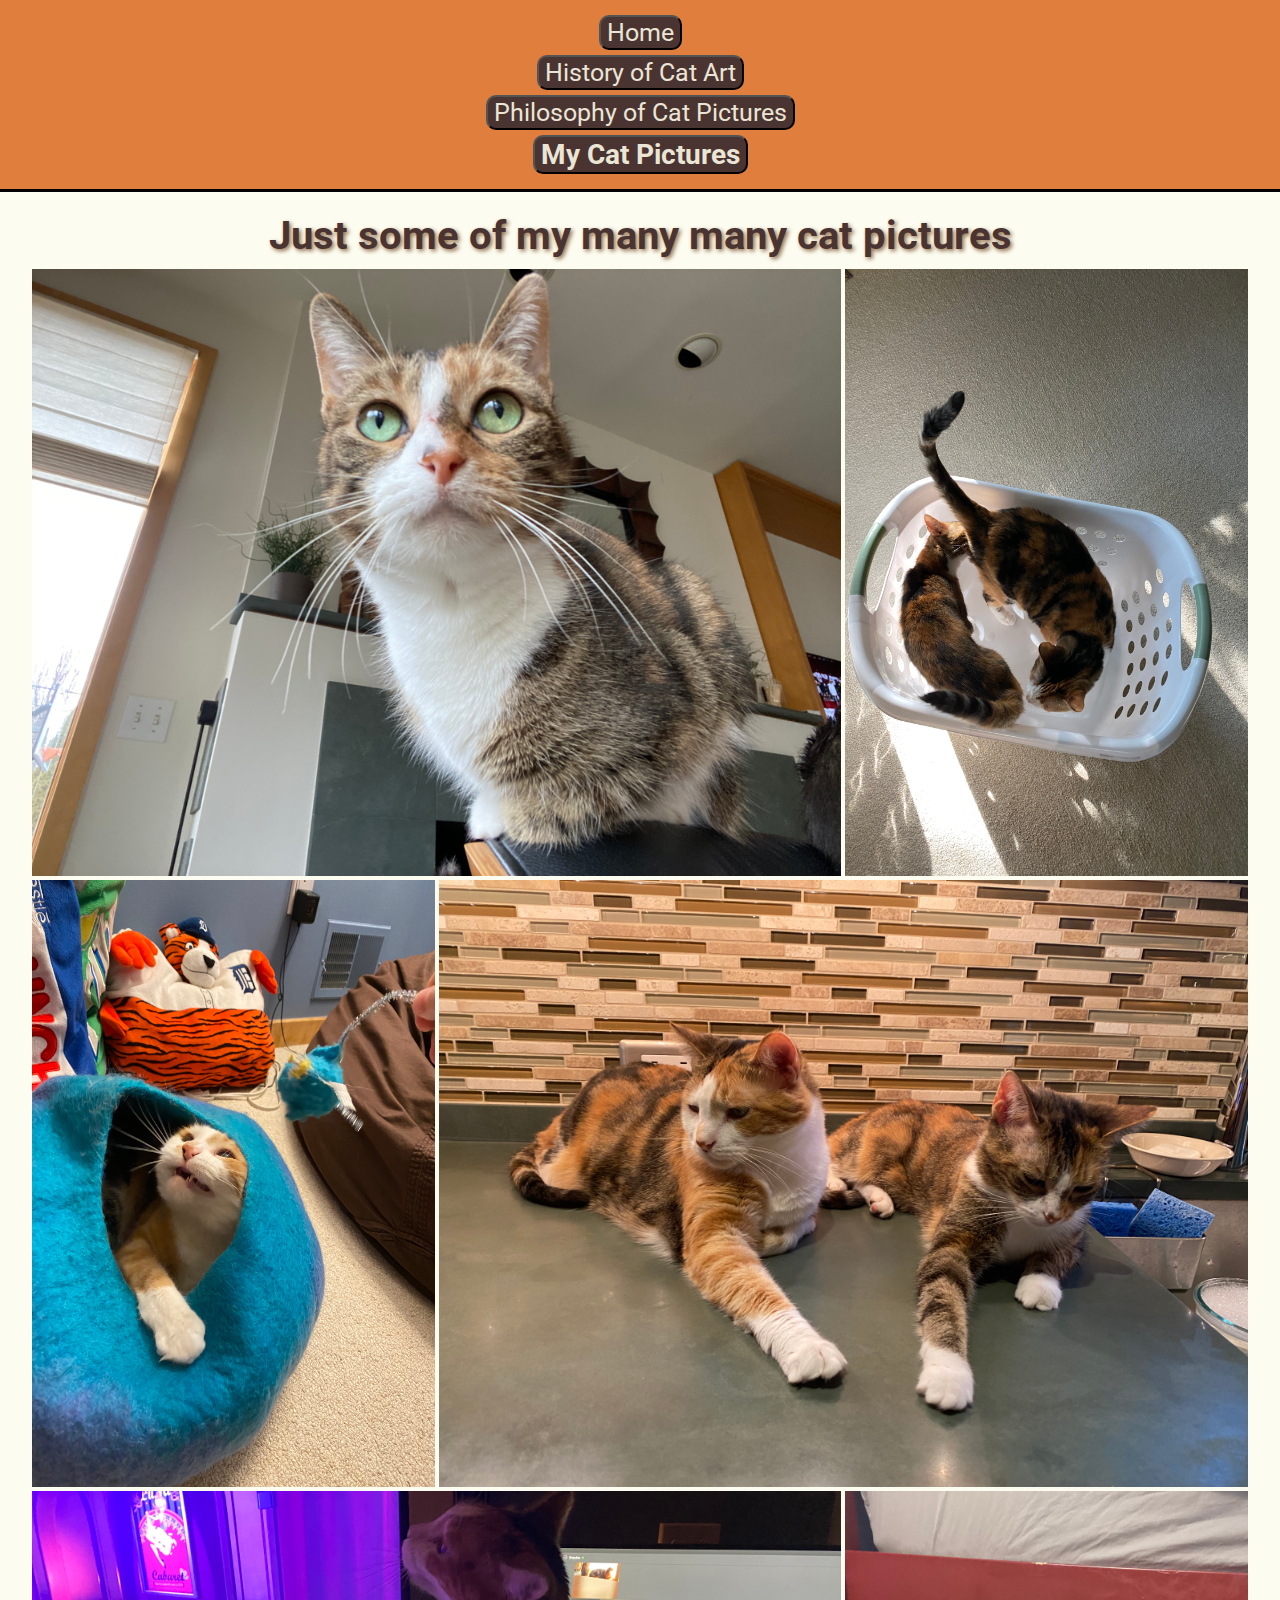
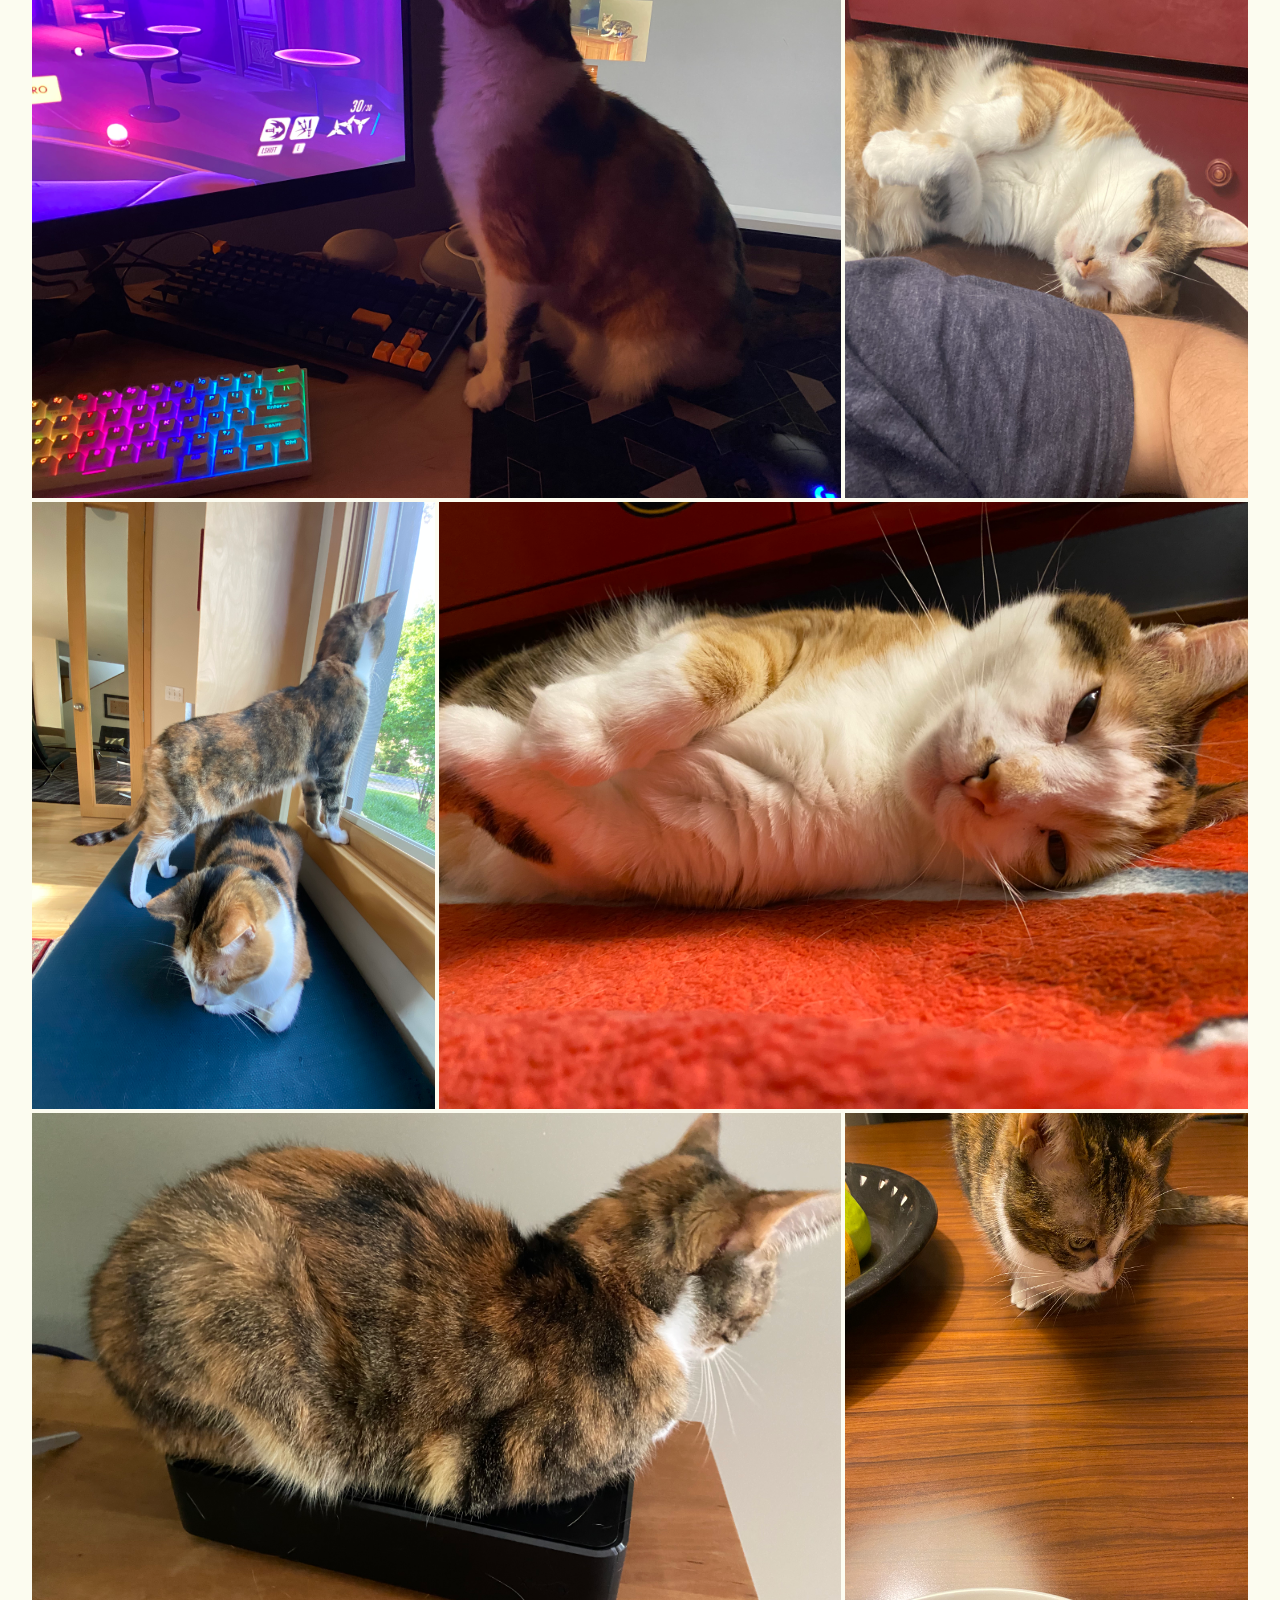
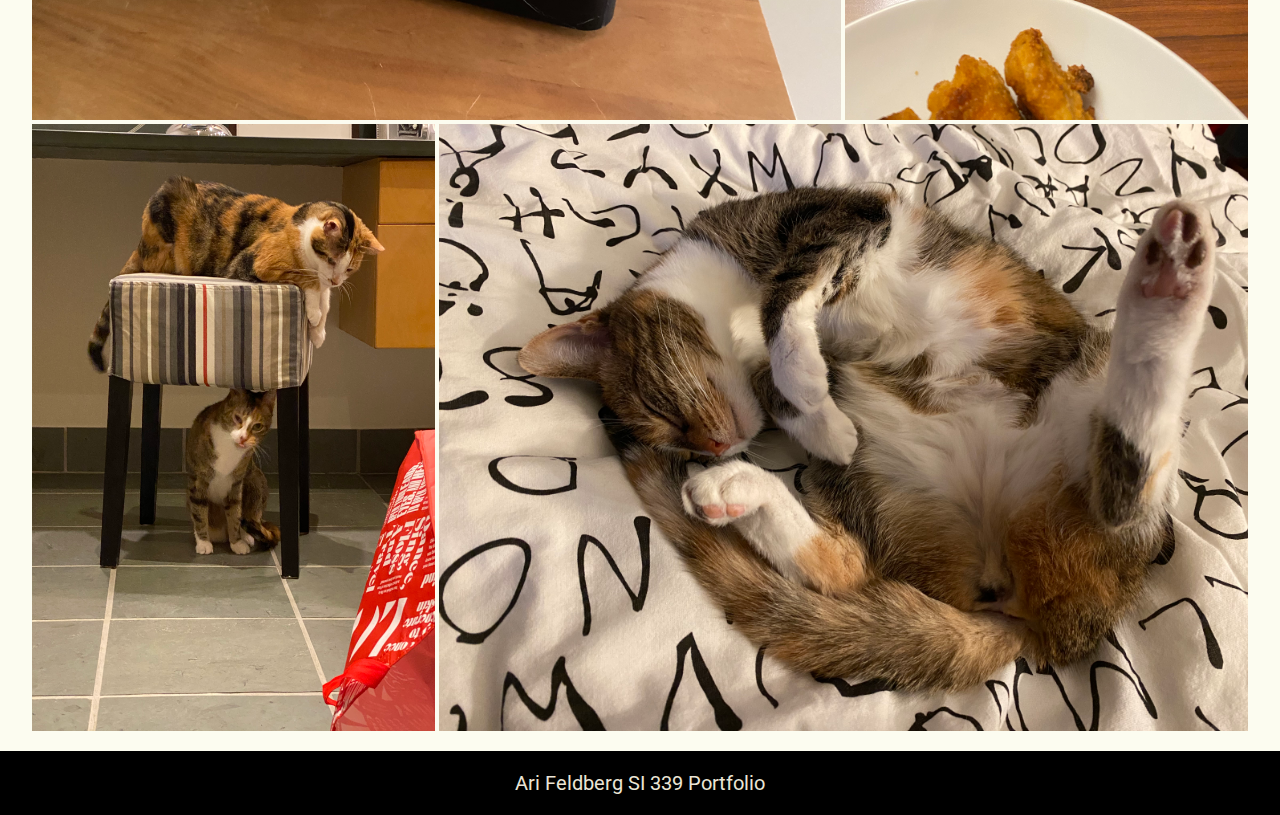
<file: catpics.html>
<!DOCTYPE html>
<html lang="en">
    <head>
        <meta charset="utf-8">
        <meta name="viewport" content="width=device-width, initial-scale-1.0">
        <link rel="stylesheet" type="text/css" href="css/html5reset.css">
        <link rel="stylesheet" type="text/css" href="css/style.css">
        <link rel="preconnect" href="https://fonts.googleapis.com">
        <link rel="preconnect" href="https://fonts.gstatic.com" crossorigin>
        <link href="https://fonts.googleapis.com/css2?family=Roboto:wght@400;700&display=swap" rel="stylesheet"> 
        <link rel="icon" type="image/x-icon" href="images/catpeek.gif">
        <title>Ari's Many Cat Pictures</title>
    </head>
    <body>
        <div class="skip"><a href="#skip">Skip to Main Content</a></div>
        <header>
            <nav>
                <ul class="nav_links">
                    <li class="nav_item"><a href="index.html"><button>Home</button></a></li>
                    <li class="nav_item"><a href="history.html"><button>History of Cat Art</button></a></li>
                    <li class="nav_item"><a href="philosophy.html"><button>Philosophy of Cat Pictures</button></a></li>
                    <li class="nav_item"><a href="catpics.html"><button id="current">My Cat Pictures</button></a></li>
                </ul>
            </nav>
        </header>
        <main class="catpictures" id="skip">
            <h1>Just some of my many many cat pictures</h1>
            <div class="gallery">
                <img src="images/gallery/stellaonchairback.jpeg" alt="Cat sitting on back of a chair" id="horizontal1">
                <img src="images/gallery/catslaundrybasket.jpeg" alt="Cats in laundry basket" id="vertical1">
                <img src="images/gallery/luluincatcavefunny.jpeg" alt="Cat looking out of cat cave" id="vertical2">
                <img src="images/gallery/catsondishwasher.jpeg" alt="Cats laying on a dishwasher" id="horizontal2">
                <img src="images/gallery/luluatcomputer.jpeg" alt="Cat rubbing against computer monitor" id="horizontal1">
                <img src="images/gallery/lulusleepingonarm.jpeg" alt="Cat sleeping on arm" id="vertical1">
                <img src="images/gallery/stellaoverlulu.jpeg" alt="Cat standing over other cat looking out window" id="vertical2">
                <img src="images/gallery/lulusleepy.jpeg" alt="Cat with sleepy expression" id="horizontal2">
                <img src="images/gallery/stellacablebox.jpeg" alt="Cat on cable box" id="horizontal1">
                <img src="images/gallery/stellastealingchicken.jpeg" alt="Cat on table looking at chicken on a plate" id="vertical1">
                <img src="images/gallery/stellaunderstool.jpeg" alt="One cat under a stool, other cat sitting on stool" id="vertical2">
                <img src="images/gallery/stellarolledoveronbed.jpeg" alt="Cat rolled over on bed showing belly" id="horizontal2">
            </div>
        </main>
        <footer>
            <p>Ari Feldberg SI 339 Portfolio</p>
        </footer>
    </body>
</html>
</file>
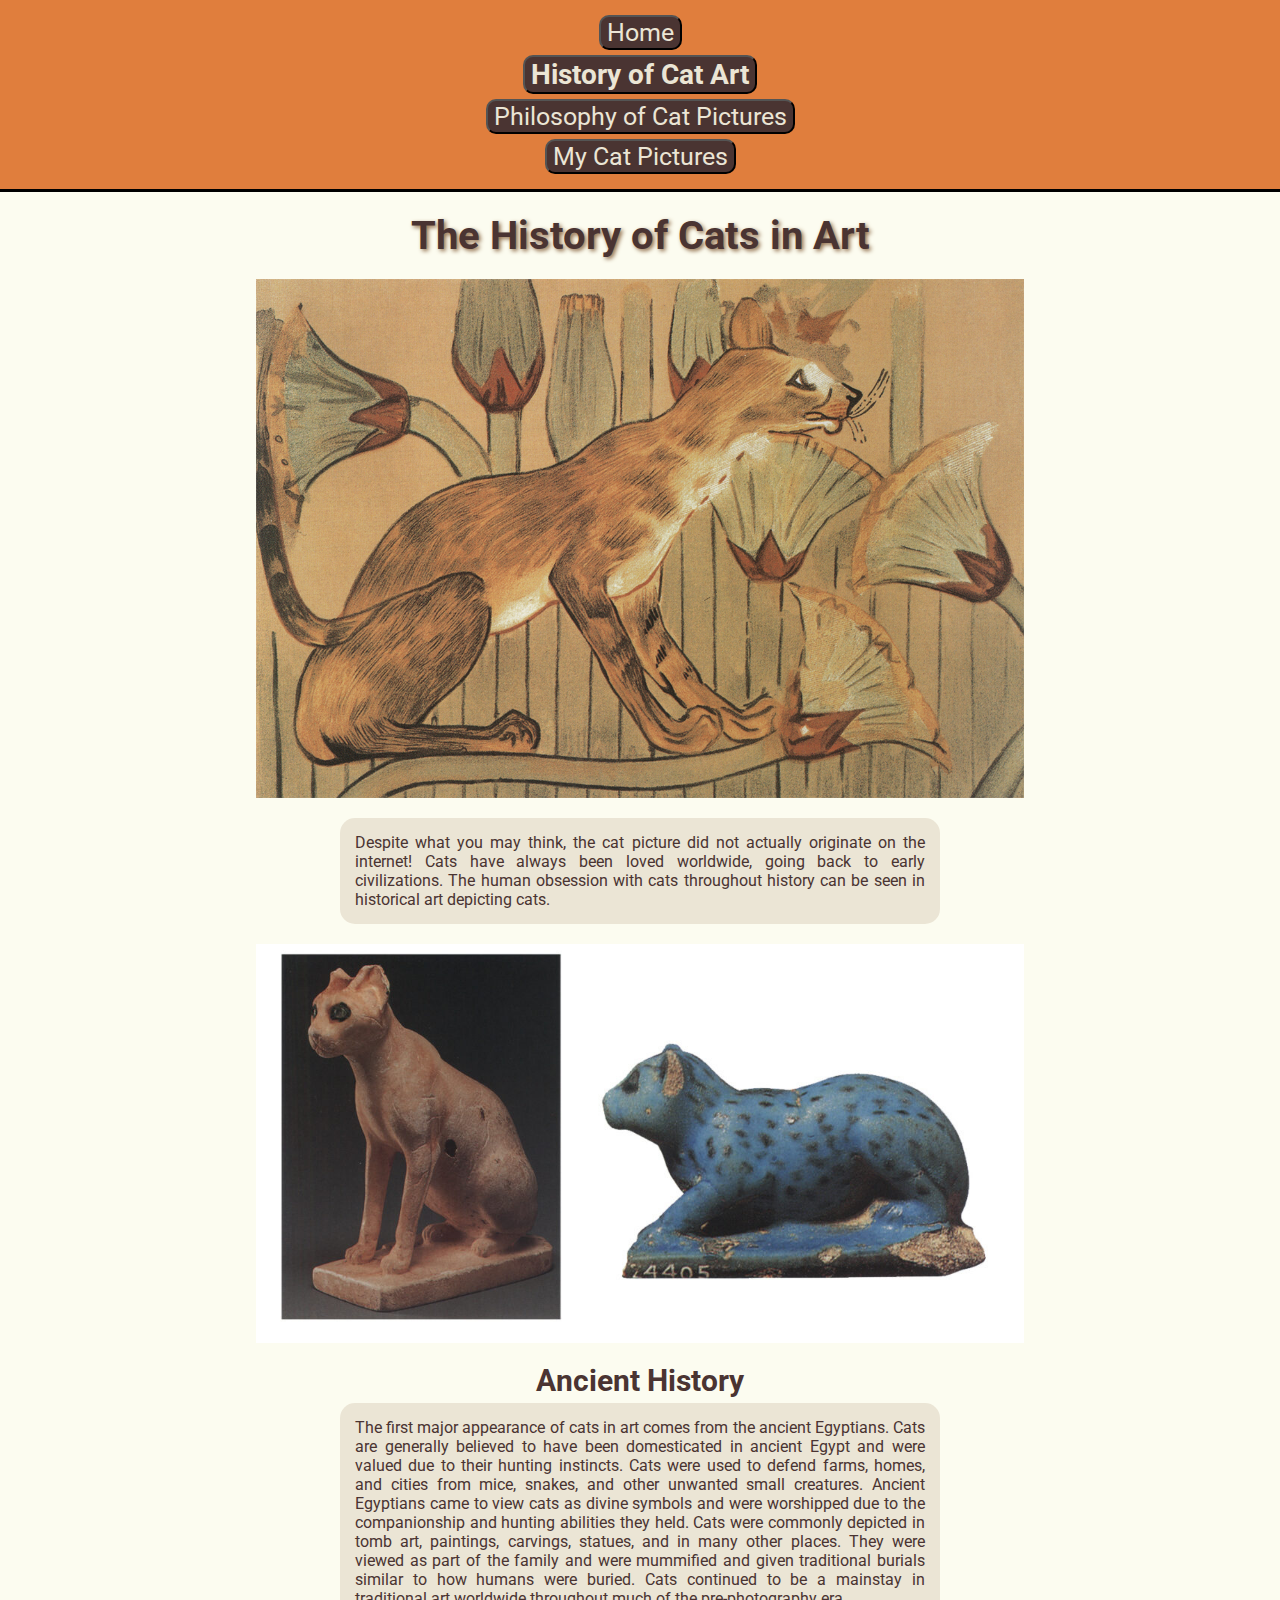
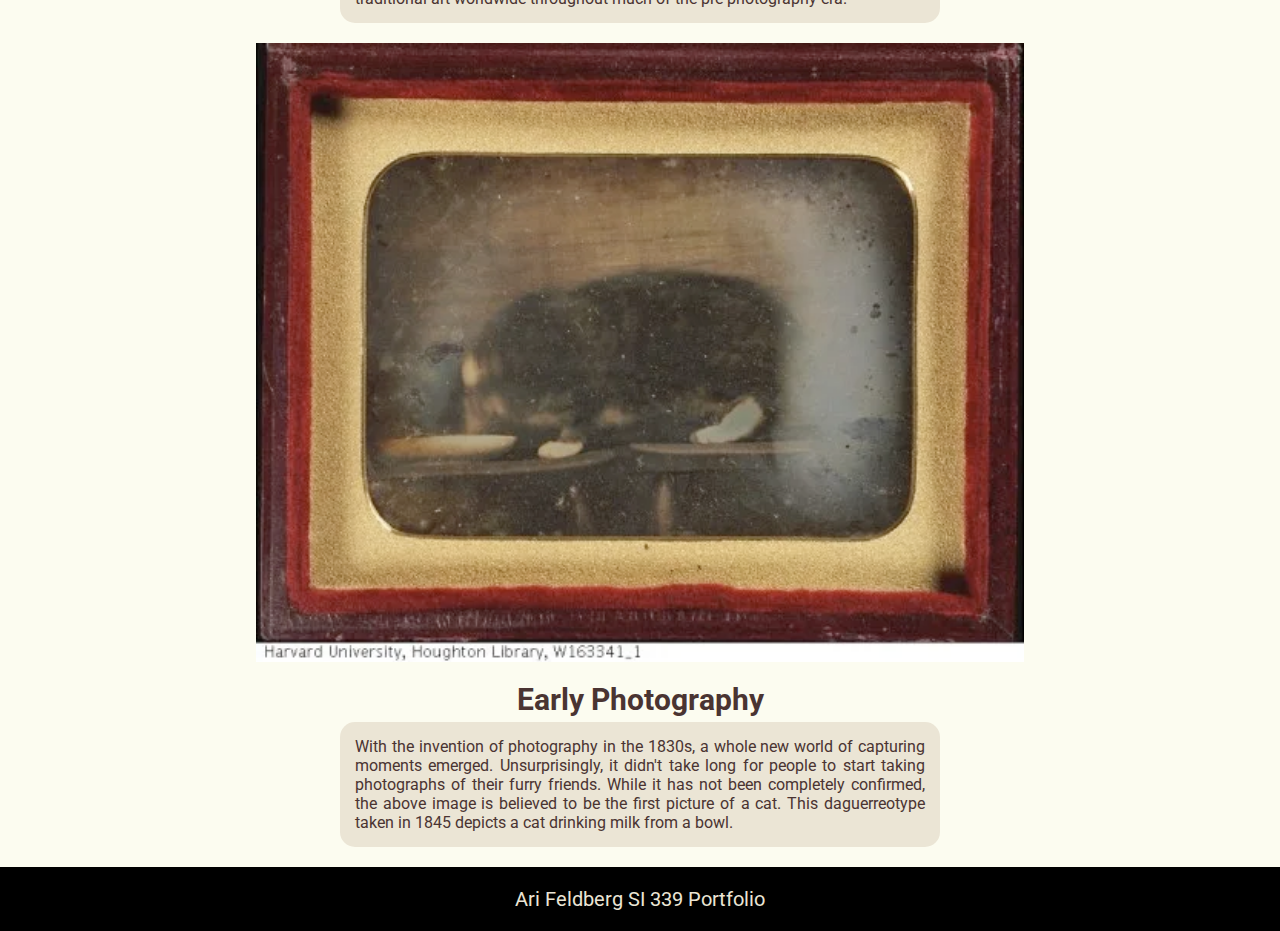
<file: history.html>
<!DOCTYPE html>
<html lang="en">
    <head>
        <meta charset="utf-8">
        <meta name="viewport" content="width=device-width, initial-scale-1.0">
        <link rel="stylesheet" type="text/css" href="css/html5reset.css">
        <link rel="stylesheet" type="text/css" href="css/style.css">
        <link rel="preconnect" href="https://fonts.googleapis.com">
        <link rel="preconnect" href="https://fonts.gstatic.com" crossorigin>
        <link href="https://fonts.googleapis.com/css2?family=Roboto:wght@400;700&display=swap" rel="stylesheet">
        <link rel="icon" type="image/x-icon" href="images/catpeek.gif">
        <title>The History of Depictions of Cats in Art</title>
    </head>
    <body>
        <div class="skip"><a href="#skip">Skip to Main Content</a></div>
        <header>
            <nav>
                <ul class="nav_links">
                    <li class="nav_item"><a href="index.html"><button>Home</button></a></li>
                    <li class="nav_item"><a href="history.html"><button id="current">History of Cat Art</button></a></li>
                    <li class="nav_item"><a href="philosophy.html"><button>Philosophy of Cat Pictures</button></a></li>
                    <li class="nav_item"><a href="catpics.html"><button>My Cat Pictures</button></a></li>
                </ul>
            </nav>
        </header>
        <main class="history" id="skip">
            <h1>The History of Cats in Art</h1>
            <div class="articlepics">
                <img src="images/ancientegyptcat.jpg" alt="Ancient Egyptian art of a cat">
            </div>
            <!-- https://www.dailyartmagazine.com/wp-content/uploads/2021/10/Cat_marshes_tomb_KhnumhotepIII.jpg -->
            <p>
                Despite what you may think, the cat picture did not actually originate on the internet! 
                Cats have always been loved worldwide, going back to early civilizations. 
                The human obsession with cats throughout history can be seen in historical art depicting cats. 
            </p>
            <div class="articlepics">
                <img src="images/egyptcatstatues.jpg" alt="Two ancient Egyptian statues depicting cats">
            </div>
            <!-- https://www.dailyartmagazine.com/wp-content/uploads/2020/07/alabasterjar_faience_egyptian_cats-1-1024x532.jpg -->
            <h2>Ancient History</h2>
            <p>
                The first major appearance of cats in art comes from the ancient Egyptians. Cats are generally 
                believed to have been domesticated in ancient Egypt and were valued due to their hunting instincts. 
                Cats were used to defend farms, homes, and cities from mice, snakes, and other unwanted small creatures. 
                Ancient Egyptians came to view cats as divine symbols and were worshipped due to the companionship and hunting abilities they held. 
                Cats were commonly depicted in tomb art, paintings, carvings, statues, and in many other places. 
                They were viewed as part of the family and were mummified and given traditional burials similar to how humans were buried. 
                Cats continued to be a mainstay in traditional art worldwide throughout much of the pre-photography era. 
            </p>
            <div class="articlepics">
                <img src="images/CatDaguerreotype.png" alt="Daguerreotype of a cat drinking milk">
            </div>
            <!-- https://www.snopes.com/fact-check/worlds-oldest-cat-photo/ -->
            <h2>Early Photography</h2>
            <p>
                With the invention of photography in the 1830s, a whole new world of capturing moments emerged. 
                Unsurprisingly, it didn't take long for people to start taking photographs of their furry friends. 
                While it has not been completely confirmed, the above image is believed to be the first picture of a cat. 
                This daguerreotype taken in 1845 depicts a cat drinking milk from a bowl. 
            </p>
        </main>
        <footer>
            <p>Ari Feldberg SI 339 Portfolio</p>
        </footer>
    </body>
</html>
</file>
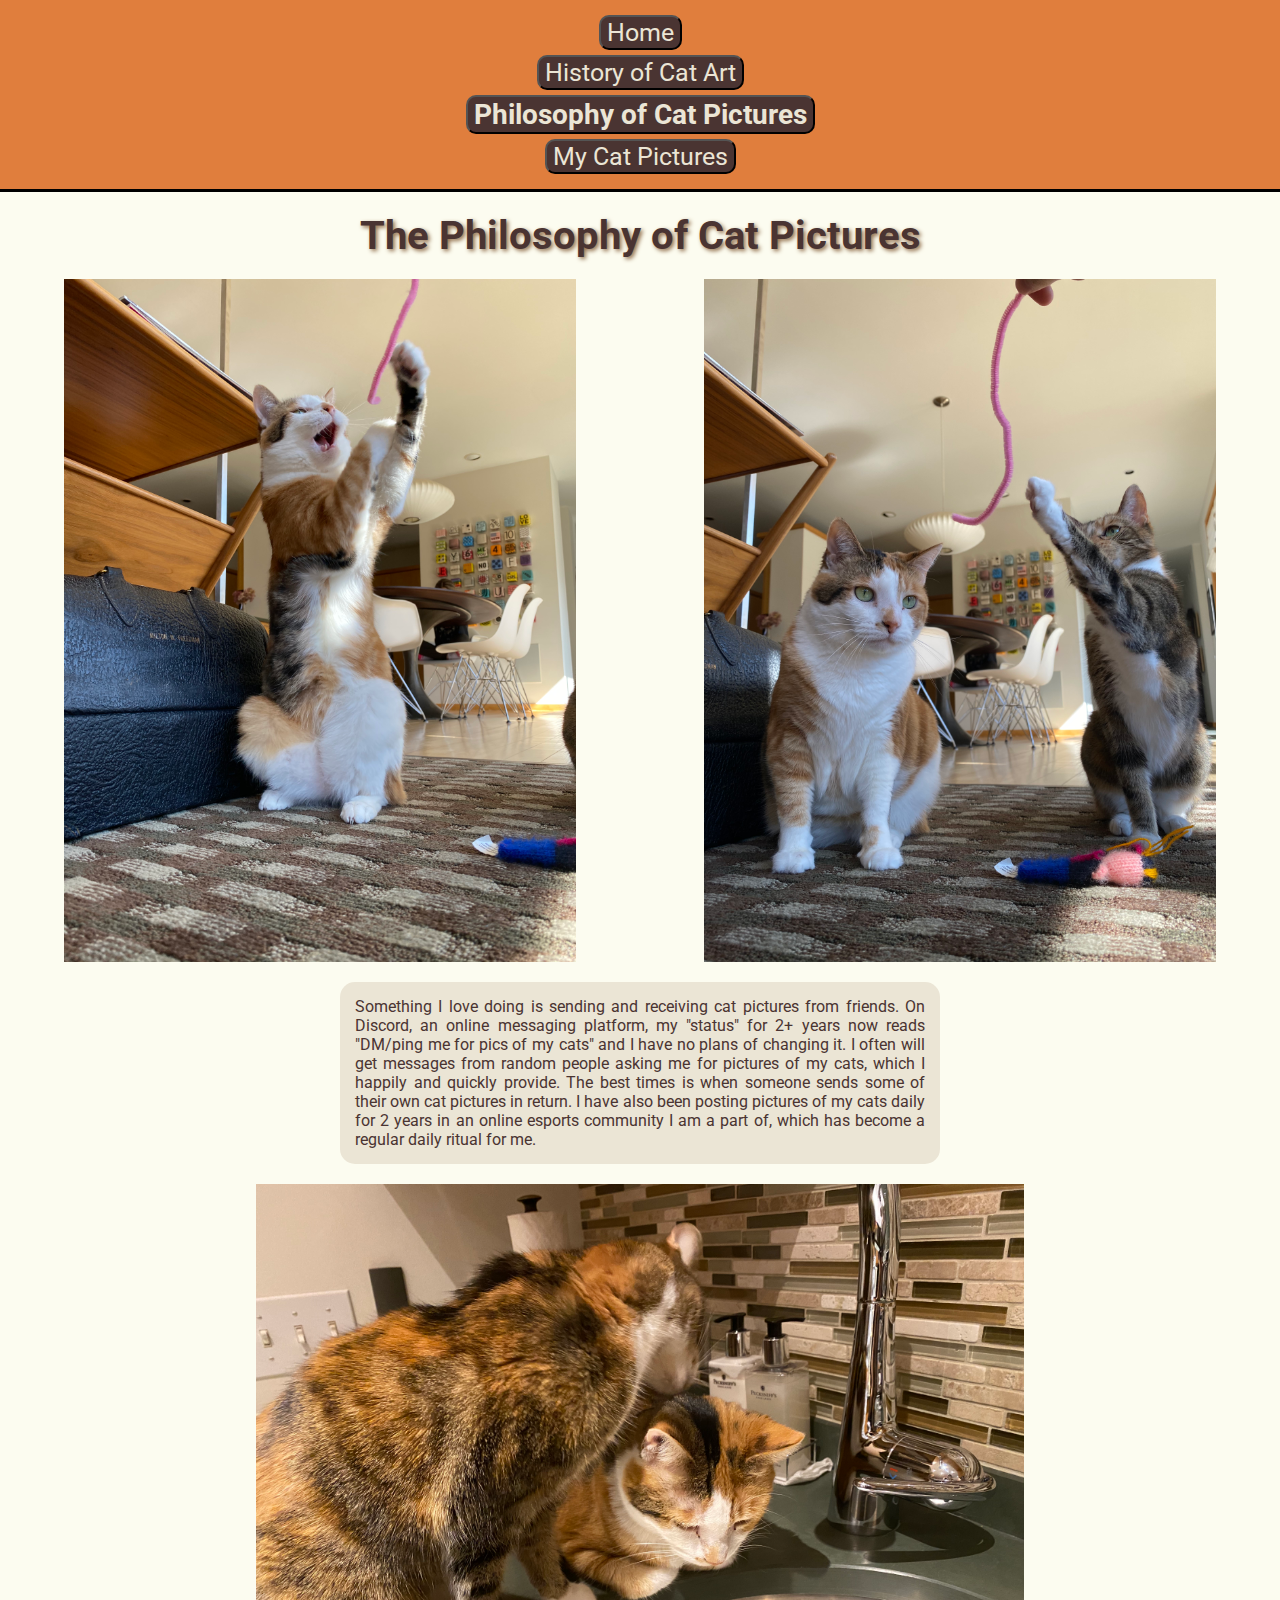
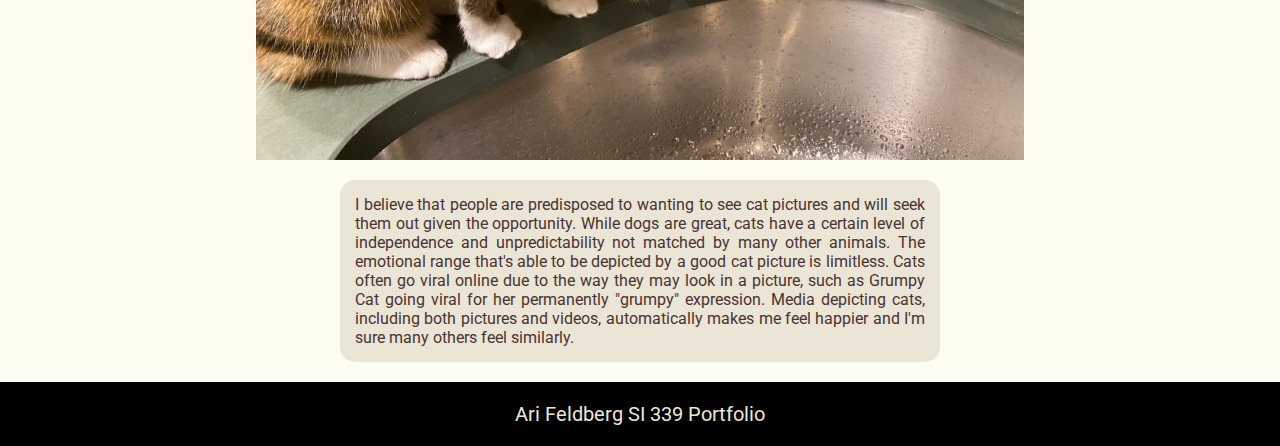
<file: philosophy.html>
<!DOCTYPE html>
<html lang="en">
    <head>
        <meta charset="utf-8">
        <meta name="viewport" content="width=device-width, initial-scale-1.0">
        <link rel="stylesheet" type="text/css" href="css/html5reset.css">
        <link rel="stylesheet" type="text/css" href="css/style.css">
        <link rel="preconnect" href="https://fonts.googleapis.com">
        <link rel="preconnect" href="https://fonts.gstatic.com" crossorigin>
        <link href="https://fonts.googleapis.com/css2?family=Roboto:wght@400;700&display=swap" rel="stylesheet">
        <link rel="icon" type="image/x-icon" href="images/catpeek.gif">
        <title>The Philosophy of Cat Pictures</title>
    </head>
    <body>
        <div class="skip"><a href="#skip">Skip to Main Content</a></div>
        <header>
            <nav>
                <ul class="nav_links">
                    <li class="nav_item"><a href="index.html"><button>Home</button></a></li>
                    <li class="nav_item"><a href="history.html"><button>History of Cat Art</button></a></li>
                    <li class="nav_item"><a href="philosophy.html"><button id="current">Philosophy of Cat Pictures</button></a></li>
                    <li class="nav_item"><a href="catpics.html"><button>My Cat Pictures</button></a></li>
                </ul>
            </nav>
        </header>
        <main class="philosophy" id="skip">
            <h1>The Philosophy of Cat Pictures</h1>
            <div class="articlevertpics">
                <img src="images/lulureachingup.jpeg" alt="Cat reaching up to grab pipe cleaner">
                <img src="images/stellareachingup.jpeg" alt="Cat reaching up to grab pipe cleaner">
            </div>
            <p>
                Something I love doing is sending and receiving cat pictures from friends. 
                On Discord, an online messaging platform, my "status" for 2+ years now reads 
                "DM/ping me for pics of my cats" and I have no plans of changing it. I often will get 
                messages from random people asking me for pictures of my cats, which I happily and quickly provide. 
                The best times is when someone sends some of their own cat pictures in return. I have also been 
                posting pictures of my cats daily for 2 years in an online esports community I am a part of, which has 
                become a regular daily ritual for me.
            </p>
            <div class="articlepics">
                <img src="images/catsatsink.jpeg" alt="Two cats sitting on the edge of a sink">
            </div>
            <p>
                I believe that people are predisposed to wanting to see cat pictures and will seek them out given the opportunity. 
                While dogs are great, cats have a certain level of independence and unpredictability not matched by many other animals. 
                The emotional range that's able to be depicted by a good cat picture is limitless. Cats often go viral online due to the 
                way they may look in a picture, such as Grumpy Cat going viral for her permanently "grumpy" expression. 
                Media depicting cats, including both pictures and videos, automatically makes me feel happier and I'm sure many others feel similarly. 
            </p>
        </main>
        <footer>
            <p>Ari Feldberg SI 339 Portfolio</p>
        </footer>
    </body>
</html>
</file>
<file: css/style.css>
header{
    display: flex;
    flex-direction: column;
    align-items: center;
    width: 100%;
    font-size: 20px;
    background-color: #e07e3d; /* e7ac62 */
    border-bottom: 3px solid #000000;
}

body{
    background-color: #fcfcf0; /* e3c192 */
    color: #4a3432; /* 5b6470 */
    font-family: 'Roboto', sans-serif;
}

.nav_links{
    text-align: center;
    margin: 15px;
}

.nav_item a{
    text-decoration: none;
    color: #ebe5d5;
    text-align: center;
    margin: auto;
    height: 0;
}

.articlevertpics{
    display: flex;
    align-items: center;
    justify-content: space-around;
    width: 100%;
}

.articlevertpics img{
    margin: 20px 5px;
    width: 40%;
    height: auto;
    display: block;
}

.articlepics img{
    display: block;
    width: 60%;
    height: auto;
    margin: 20px auto;
}

h1{
    font-size: 35px;
    text-align: center;
    margin-top: 20px;
    font-weight: 700;
    text-shadow: 2px 2px 4px #8f6c49;
}

h2{
    font-size: 30px;
    text-align: center;
    font-weight: 700;
    margin-bottom: 5px;
}

main p{
    display: flex;
    width: 300px;
    margin: auto;
    background-color: #ebe5d5;
    justify-content: center;
    padding: 15px;
    border-radius: 15px;
    text-align: justify;
}

button{
    display: block;
    background-color: #4a3432; /* 5c90b5 */
    font-size: 25px;
    margin: 5px auto;
    border-radius: 10px;
    color: #ebe5d5;
    font-family: 'Roboto', sans-serif;
}

#current{ 
    font-weight: bold;
    font-size: 28px;
}

footer{
    text-align: center;
    padding: 20px;
    font-size: 20px;
    background-color: #000000;
    color: #ebe5d5;
    margin-top: 20px;
    font-weight: 700;
}

.gallery{
    display: grid;
    width: 95%;
    margin: auto;
    margin-top: 10px;
    grid-template-columns: 1fr 1fr;
    grid-gap: 4px;
}

.gallery #vertical1{
    grid-column-start: 1;
    grid-column-end: 2;
}

.gallery #vertical2{
    grid-column-start: 2;
    grid-column-end: 3;
}

.gallery #horizontal1 #horizontal2{
    grid-column-start: 1;
    grid-column-end: 3;
}

@media screen and (min-width: 760px) {
    .gallery{
        grid-template-columns: 1fr 1fr 1fr;
    }

    .gallery #vertical1{
        grid-column-start: 3;
        grid-column-end: 4;
        height: 100%;
        overflow: hidden;
    }
    
    .gallery #vertical2{
        grid-column-start: 1;
        grid-column-end: 2;
        height: 100%;
        overflow: hidden;
    }

    .gallery #horizontal1{
        grid-column-start: 1;
        grid-column-end: 3;
    }

    .gallery #horizontal2{
        grid-column-start: 2;
        grid-column-end: 4;
    }

    main p{
        width: 600px;
    }

    h1{ 
        font-size: 40px;
    }

    .skip a{
        background: white;
        left: 0;
        padding: 6px;
        -webkit-transition: top 1s ease-out;
        transition: top 1s ease-out;
        z-index: 1;
        position: absolute;
        top: -40px;
        border: 3px solid #000000;
        border-radius: 10px; 
        font-weight: bold;
        color: #0000ff;
    }

    .skip a:focus{
    position: absolute;
    top: 0px;
    }
}
</file>
